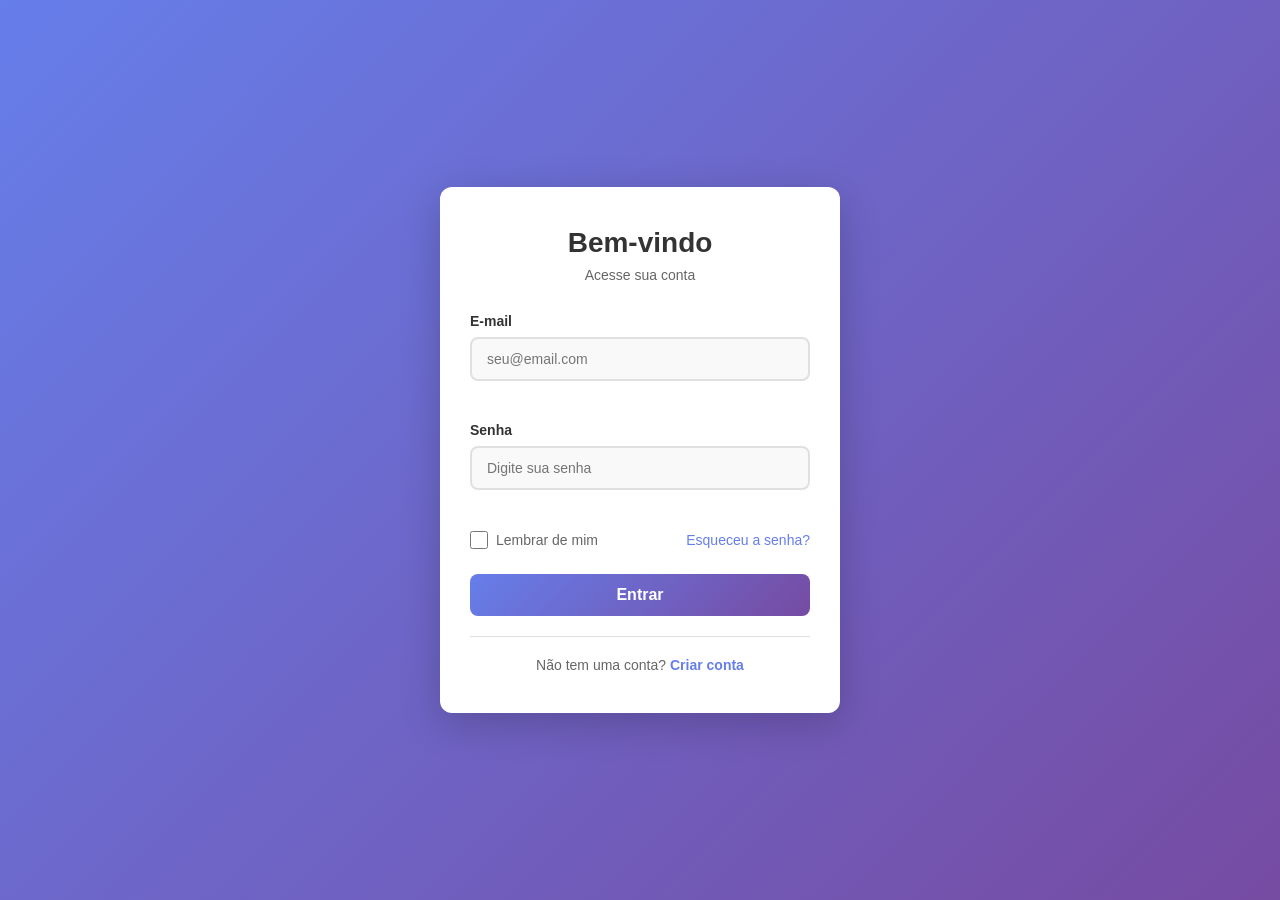
<file: index.html>
<!DOCTYPE html>
<html lang="pt-BR">
<head>
    <meta charset="UTF-8">
    <meta name="viewport" content="width=device-width, initial-scale=1.0">
    <meta name="description" content="Tela moderna de login responsiva">
    <title>Login</title>
    <link rel="stylesheet" href="style.css">
</head>
<body>
    <div class="login-container">
        <div class="login-card">
            <div class="login-header">
                <h1>Bem-vindo</h1>
                <p>Acesse sua conta</p>
            </div>

            <form id="loginForm" class="login-form">
                <div class="form-group">
                    <label for="email">E-mail</label>
                    <input 
                        type="email" 
                        id="email" 
                        name="email" 
                        placeholder="seu@email.com"
                        required
                    >
                    <span class="error-message" id="emailError"></span>
                </div>

                <div class="form-group">
                    <label for="password">Senha</label>
                    <input 
                        type="password" 
                        id="password" 
                        name="password" 
                        placeholder="Digite sua senha"
                        required
                    >
                    <span class="error-message" id="passwordError"></span>
                </div>

                <div class="form-options">
                    <label class="remember-me">
                        <input type="checkbox" id="rememberMe" name="rememberMe">
                        <span>Lembrar de mim</span>
                    </label>
                    <a href="#" class="forgot-password">Esqueceu a senha?</a>
                </div>

                <button type="submit" class="login-button">Entrar</button>
            </form>

            <div class="login-footer">
                <p>Não tem uma conta? <a href="#">Criar conta</a></p>
            </div>

            <div id="successMessage" class="success-message"></div>
        </div>
    </div>

    <script src="script.js"></script>
</body>
</html>
</file>
<file: style.css>
* {
    margin: 0;
    padding: 0;
    box-sizing: border-box;
}

body {
    font-family: 'Segoe UI', Tahoma, Geneva, Verdana, sans-serif;
    background: linear-gradient(135deg, #667eea 0%, #764ba2 100%);
    min-height: 100vh;
    display: flex;
    justify-content: center;
    align-items: center;
    padding: 20px;
}

.login-container {
    width: 100%;
    max-width: 400px;
    animation: slideIn 0.5s ease-out;
}

@keyframes slideIn {
    from {
        opacity: 0;
        transform: translateY(-30px);
    }
    to {
        opacity: 1;
        transform: translateY(0);
    }
}

.login-card {
    background: white;
    border-radius: 12px;
    box-shadow: 0 10px 40px rgba(0, 0, 0, 0.2);
    padding: 40px 30px;
    width: 100%;
}

.login-header {
    text-align: center;
    margin-bottom: 30px;
}

.login-header h1 {
    color: #333;
    font-size: 28px;
    margin-bottom: 8px;
    font-weight: 600;
}

.login-header p {
    color: #666;
    font-size: 14px;
}

.login-form {
    display: flex;
    flex-direction: column;
}

.form-group {
    margin-bottom: 20px;
    display: flex;
    flex-direction: column;
}

.form-group label {
    color: #333;
    font-size: 14px;
    font-weight: 600;
    margin-bottom: 8px;
}

.form-group input {
    padding: 12px 15px;
    border: 2px solid #e0e0e0;
    border-radius: 8px;
    font-size: 14px;
    transition: all 0.3s ease;
    background-color: #f9f9f9;
}

.form-group input:focus {
    outline: none;
    border-color: #667eea;
    background-color: #fff;
    box-shadow: 0 0 0 3px rgba(102, 126, 234, 0.1);
}

.form-group input:invalid:not(:placeholder-shown) {
    border-color: #e74c3c;
}

.error-message {
    color: #e74c3c;
    font-size: 12px;
    margin-top: 5px;
    min-height: 16px;
    display: block;
}

.form-options {
    display: flex;
    justify-content: space-between;
    align-items: center;
    margin-bottom: 25px;
    font-size: 14px;
}

.remember-me {
    display: flex;
    align-items: center;
    cursor: pointer;
    color: #666;
    user-select: none;
}

.remember-me input {
    width: 18px;
    height: 18px;
    margin-right: 8px;
    cursor: pointer;
    accent-color: #667eea;
}

.forgot-password {
    color: #667eea;
    text-decoration: none;
    transition: color 0.3s ease;
}

.forgot-password:hover {
    color: #764ba2;
    text-decoration: underline;
}

.login-button {
    padding: 12px 20px;
    background: linear-gradient(135deg, #667eea 0%, #764ba2 100%);
    color: white;
    border: none;
    border-radius: 8px;
    font-size: 16px;
    font-weight: 600;
    cursor: pointer;
    transition: all 0.3s ease;
    margin-bottom: 20px;
}

.login-button:hover {
    transform: translateY(-2px);
    box-shadow: 0 5px 20px rgba(102, 126, 234, 0.4);
}

.login-button:active {
    transform: translateY(0);
}

.login-button:disabled {
    opacity: 0.6;
    cursor: not-allowed;
    transform: none;
}

.login-footer {
    text-align: center;
    color: #666;
    font-size: 14px;
    padding-top: 20px;
    border-top: 1px solid #e0e0e0;
}

.login-footer a {
    color: #667eea;
    text-decoration: none;
    font-weight: 600;
    transition: color 0.3s ease;
}

.login-footer a:hover {
    color: #764ba2;
    text-decoration: underline;
}

.success-message {
    display: none;
    background-color: #d4edda;
    color: #155724;
    border: 1px solid #c3e6cb;
    border-radius: 8px;
    padding: 12px 15px;
    margin-top: 20px;
    font-size: 14px;
    text-align: center;
    animation: slideIn 0.3s ease-out;
}

.success-message.show {
    display: block;
}

/* Responsivo para tablets e telas pequenas */
@media (max-width: 480px) {
    .login-card {
        padding: 30px 20px;
    }

    .login-header h1 {
        font-size: 24px;
    }

    .form-options {
        flex-direction: column;
        gap: 12px;
        align-items: flex-start;
    }

    .forgot-password {
        width: 100%;
        text-align: center;
    }
}

/* Responsivo para telas muito pequenas */
@media (max-width: 360px) {
    .login-card {
        padding: 20px 15px;
    }

    .login-header h1 {
        font-size: 20px;
    }

    .login-header p {
        font-size: 12px;
    }

    .form-group input {
        font-size: 16px; /* Evita zoom em iOS */
    }
}
</file>
